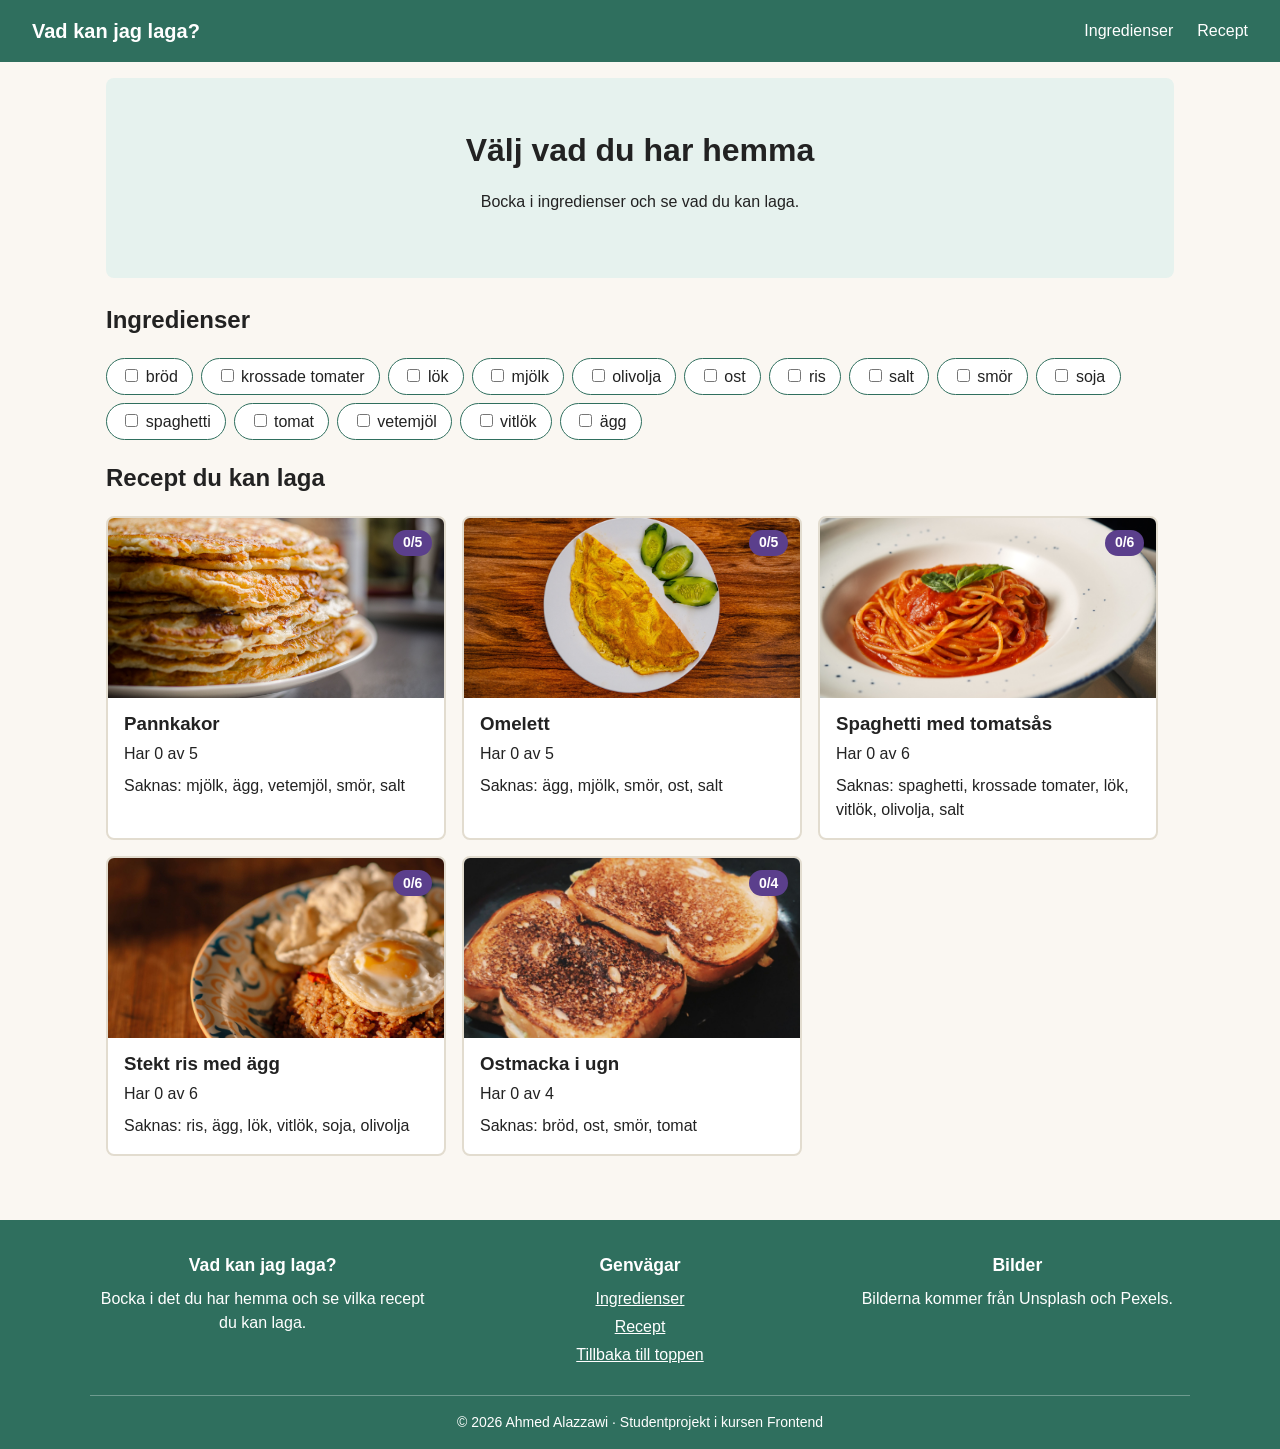
<file: inlamningsuppgift v7/index.html>
<!DOCTYPE html>
<html lang="sv">
<head>
  <meta charset="UTF-8">
  <meta name="viewport" content="width=device-width, initial-scale=1.0">
  <title>Vad kan jag laga?</title>
  <link rel="stylesheet" href="style.css">
  <link rel="preconnect" href="https://fonts.googleapis.com">
<link href="https://fonts.googleapis.com/css2?family=Nunito:wght@400;700&display=swap" rel="stylesheet">
</head>
<body>
  <header>
    <a href="index.html" class="site-logo">Vad kan jag laga?</a>
    <nav>
      <a href="#ingredients-section">Ingredienser</a>
      <a href="#recipes-section">Recept</a>
    </nav>
  </header>

  <main>
    <section id="hero-section">
      <h1>Välj vad du har hemma</h1>
      <p>Bocka i ingredienser och se vad du kan laga.</p>
    </section>

    <section id="ingredients-section">
      <h2>Ingredienser</h2>
      <div id="ingredient-list"></div>
    </section>

    <section id="recipes-section">
      <h2>Recept du kan laga</h2>
      <div id="recipe-list"></div>
    </section>
  </main>

  <footer>
  <div class="footer-content">
    <div class="footer-column">
      <h2>Vad kan jag laga?</h2>
      <p>Bocka i det du har hemma och se vilka recept du kan laga.</p>
    </div>
    <div class="footer-column">
      <h2>Genvägar</h2>
      <ul>
        <li><a href="#ingredients-section">Ingredienser</a></li>
        <li><a href="#recipes-section">Recept</a></li>
        <li><a href="#">Tillbaka till toppen</a></li>
      </ul>
    </div>
    <div class="footer-column">
      <h2>Bilder</h2>
      <p>Bilderna kommer från Unsplash och Pexels.</p>
    </div>
  </div>
  <p class="footer-bottom">© 2026 Ahmed Alazzawi · Studentprojekt i kursen Frontend</p>
</footer>

  <script src="script.js"></script>
</body>
</html>
</file>
<file: inlamningsuppgift v7/style.css>
:root {
  --color-primary: #2f6f5e;
  --color-accent: #5b3f8c;
  --color-success: #2f8f4e;
  --color-border: #e2dccf;
  --color-background: #faf7f2;
}

* {
  box-sizing: border-box;
}

body {
  margin: 0;
  font-family: Arial, Helvetica, sans-serif;
  line-height: 1.5;
  color: #222222;
  background-color: #faf7f2;
}

header {
  display: flex;
  justify-content: space-between;
  align-items: center;
  padding: 1rem 2rem;
  background-color: #2f6f5e;
}

.site-logo {
  color: #ffffff;
  font-size: 1.25rem;
  font-weight: bold;
  text-decoration: none;
}

nav {
  display: flex;
  gap: 1.5rem;
}

nav a {
  color: #ffffff;
  text-decoration: none;
}

main {
  max-width: 1100px;
  margin: 0 auto;
  padding: 0 1rem 2rem;
}

#hero-section {
  padding: 2rem 1rem;
  text-align: center;
}

#ingredient-list {
  display: flex;
  flex-wrap: wrap;
  gap: 0.5rem;
}

#ingredient-list label {
  padding: 0.35rem 0.9rem;
  border: 1px solid #2f6f5e;
  border-radius: 999px;
  background-color: #ffffff;
  cursor: pointer;
}

#ingredient-list label:has(input:checked) {
  color: #ffffff;
  background-color: #2f6f5e;
}

#recipe-list {
  display: flex;
  flex-wrap: wrap;
  gap: 1rem;
}

.recipe-card {
  position: relative;
  flex: 1 1 280px;
  max-width: 340px;
  padding-bottom: 0.5rem;
  border: 2px solid #e2dccf;
  border-radius: 8px;
  background-color: #ffffff;
  overflow: hidden;
}

.recipe-card.can-cook {
  border-color: #2f8f4e;
}

.recipe-card img {
  display: block;
  width: 100%;
  height: 180px;
  object-fit: cover;
}

.recipe-card h3 {
  margin: 0.75rem 1rem 0.25rem;
}

.recipe-card p {
  margin: 0 1rem 0.5rem;
}

.match-badge {
  position: absolute;
  top: 0.75rem;
  right: 0.75rem;
  padding: 0.15rem 0.6rem;
  border-radius: 999px;
  font-size: 0.875rem;
  font-weight: bold;
  color: #ffffff;
  background-color: #5b3f8c;
}

footer {
  padding: 1rem;
  text-align: center;
  background-color: #e2dccf;
}

@media (max-width: 600px) {
  header {
    flex-direction: column;
    gap: 0.5rem;
  }

  .recipe-card {
    flex-basis: 100%;
    max-width: none;
  }
}.recipe-card {
  transition: transform 0.2s, box-shadow 0.2s;
}

.recipe-card:hover {
  transform: translateY(-4px);
  box-shadow: 0 6px 16px rgba(0, 0, 0, 0.12);
}

#ingredient-list label:hover {
  background-color: #e6f2ee;
}
#hero-section {
  margin: 1rem 0 1.5rem;
  padding: 3rem 1rem;
  border-radius: 8px;
  background-color: #e6f2ee;
}

#hero-section h1 {
  margin: 0 0 0.5rem;
  font-size: 2rem;
}
.recipe-card.no-match {
  opacity: 0.55;
}
footer {
  margin-top: 2rem;
  padding: 2rem 1rem 1rem;
  color: #ffffff;
  background-color: #2f6f5e;
}

.footer-content {
  display: flex;
  justify-content: space-between;
  gap: 2rem;
  max-width: 1100px;
  margin: 0 auto;
}

.footer-column {
  flex: 1 1 0;
}

.footer-column h2 {
  margin: 0 0 0.5rem;
  font-size: 1.1rem;
}

.footer-column p {
  margin: 0;
}

.footer-column ul {
  margin: 0;
  padding: 0;
  list-style: none;
}

.footer-column li {
  margin-bottom: 0.25rem;
}

footer a {
  color: #ffffff;
}

.footer-bottom {
  max-width: 1100px;
  margin: 1.5rem auto 0;
  padding-top: 1rem;
  border-top: 1px solid rgba(255, 255, 255, 0.3);
  text-align: center;
  font-size: 0.875rem;
}
</file>
